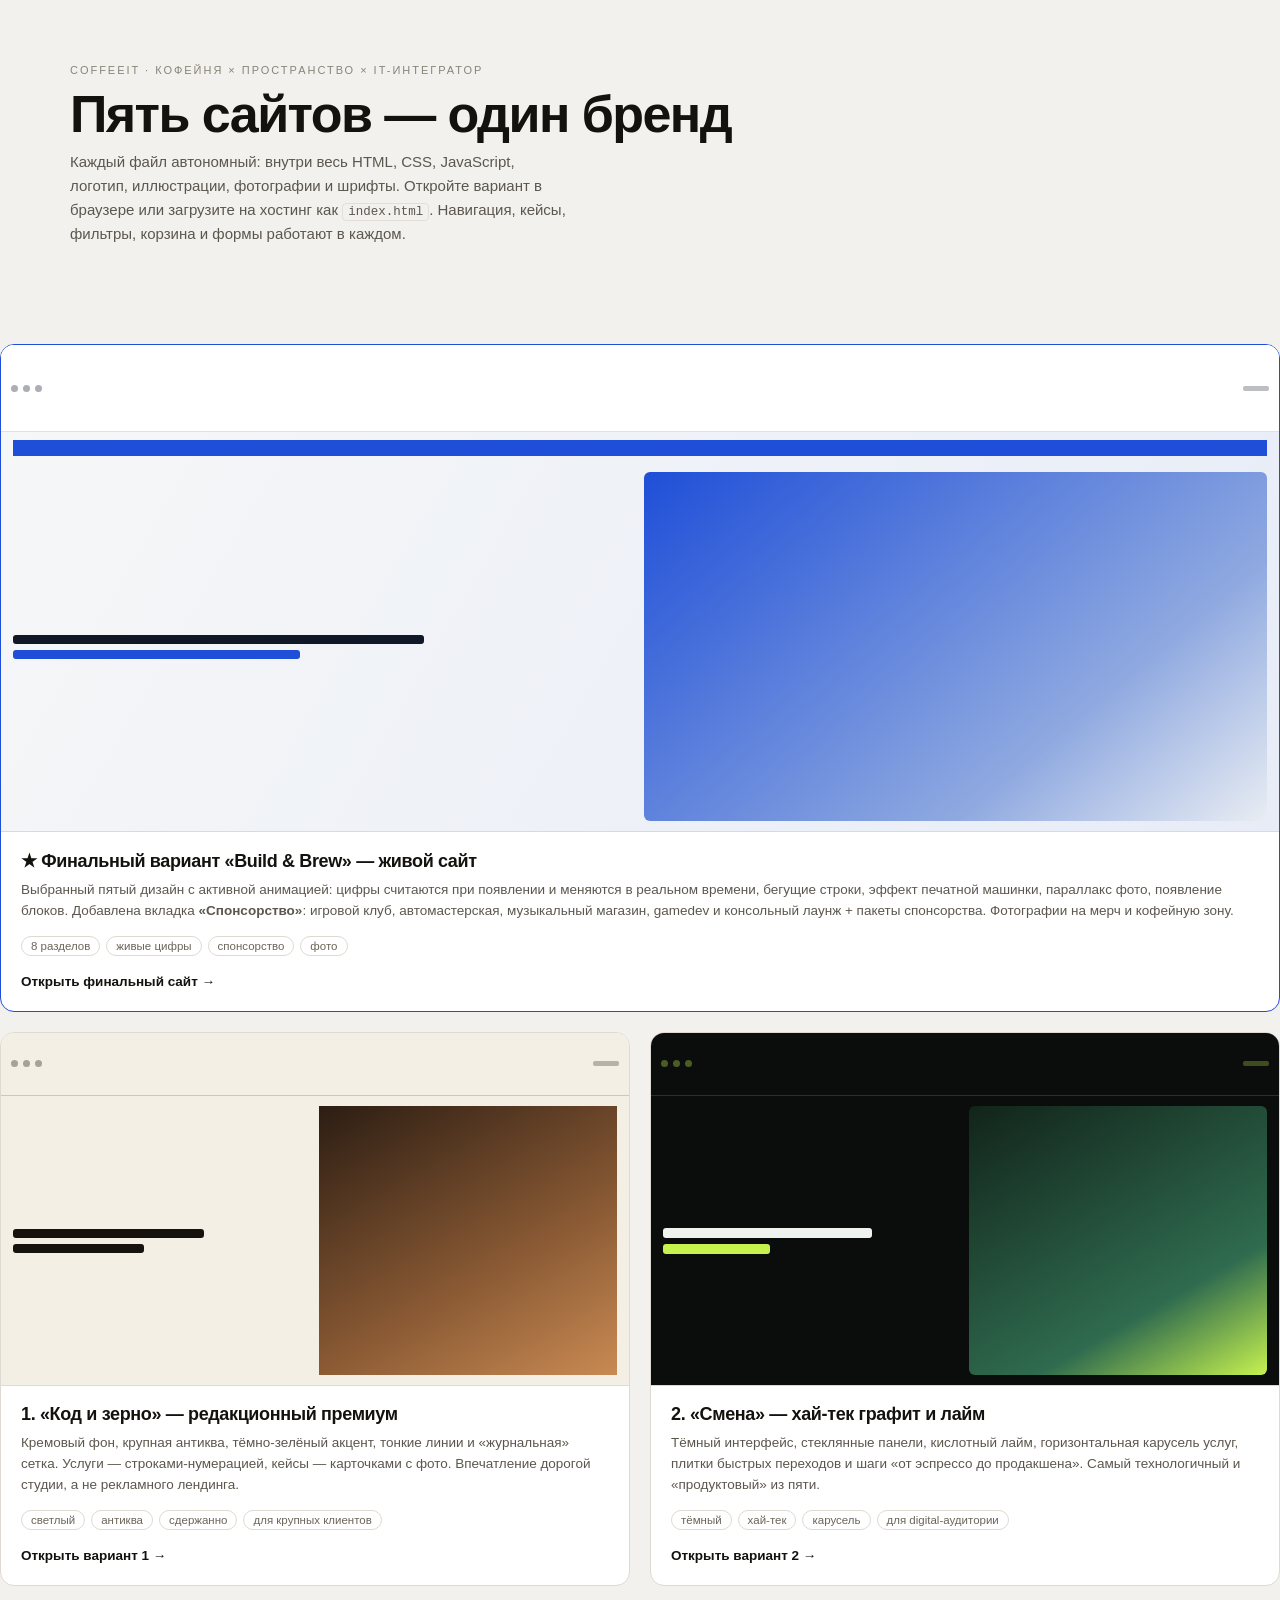
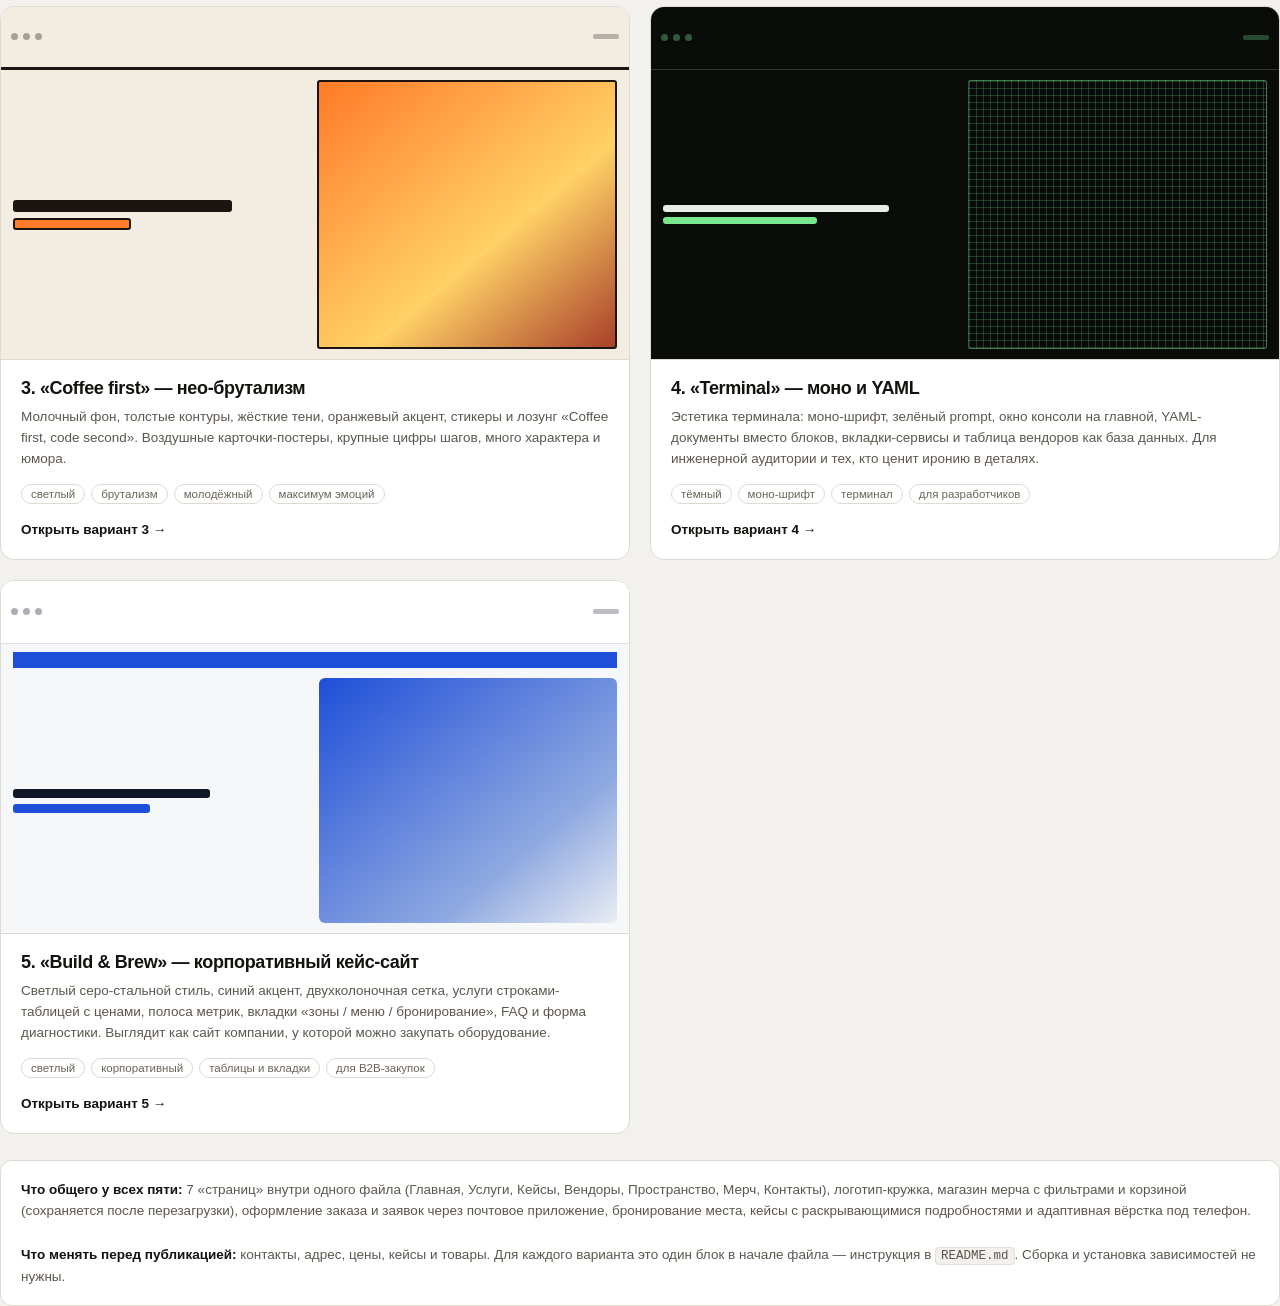
<file: index.html>
<!DOCTYPE html>
<html lang="ru">
<head>
<meta charset="utf-8">
<meta name="viewport" content="width=device-width, initial-scale=1">
<title>coffeeIT — 5 вариантов сайта</title>
<style>
  *{box-sizing:border-box}
  body{margin:0;background:#f2f1ee;color:#14120f;font-family:-apple-system,"Segoe UI",Roboto,Arial,sans-serif;-webkit-font-smoothing:antialiased}
  .wrap{max-width:1180px;margin:0 auto;padding:clamp(28px,5vw,64px) 20px}
  header.top{display:flex;align-items:flex-end;justify-content:space-between;gap:24px;flex-wrap:wrap;margin-bottom:34px}
  h1{font-size:clamp(28px,4.6vw,52px);line-height:1;letter-spacing:-.03em;margin:0 0 10px}
  .lead{max-width:60ch;font-size:15px;line-height:1.6;color:#5c574e;margin:0}
  .tag{font-size:11px;letter-spacing:.18em;text-transform:uppercase;color:#8a8377;display:block;margin-bottom:12px}
  .grid{display:grid;grid-template-columns:repeat(2,1fr);gap:20px}
  .card{background:#fff;border:1px solid #dedad2;border-radius:14px;overflow:hidden;display:flex;flex-direction:column;text-decoration:none;color:inherit;transition:.18s}
  .card:hover{box-shadow:0 18px 44px rgba(20,18,15,.12);transform:translateY(-3px)}
  .prev{aspect-ratio:16/9;position:relative;overflow:hidden;border-bottom:1px solid #dedad2}
  .body{padding:18px 20px 22px;display:grid;gap:8px}
  .body h2{font-size:18px;margin:0;letter-spacing:-.02em}
  .body p{font-size:13.5px;line-height:1.55;color:#5c574e;margin:0}
  .meta{display:flex;flex-wrap:wrap;gap:6px;margin-top:6px}
  .meta span{font-size:11.5px;border:1px solid #dedad2;border-radius:999px;padding:3px 9px;color:#6b655a}
  .cta{margin-top:10px;font-size:13.5px;font-weight:600}
  /* мини-превью */
  .mock{position:absolute;inset:0;display:flex;flex-direction:column}
  .mock .bar{height:18%;display:flex;align-items:center;gap:5px;padding:0 10px}
  .mock .bar i{width:7px;height:7px;border-radius:50%;background:currentColor;opacity:.35;display:block}
  .mock .bar u{width:26px;height:5px;border-radius:2px;background:currentColor;opacity:.28;display:block;margin-left:auto}
  .mock .stage{flex:1;display:flex;gap:8px;padding:10px 12px}
  .mock .stage>div{flex:1;border-radius:3px;min-width:0}
  .mock .h1,.mock .h2{flex:none!important;border-radius:3px!important}
  /* v1 */
  .m1{background:#f4efe4;color:#16130f}
  .m1 .bar{border-bottom:1px solid rgba(22,19,15,.18)}
  .m1 .h1{background:#16130f;height:9px;width:64%;border-radius:0}
  .m1 .h2{background:#16130f;height:9px;width:44%;margin-top:6px}
  .m1 .ph{background:linear-gradient(150deg,#2c1d13,#8a5a34 60%,#c98a53);border-radius:0!important}
  .col{display:flex;flex-direction:column;justify-content:center}
  /* v2 */
  .m2{background:#0b0d0c;color:#c6f24e}
  .m2 .bar{border-bottom:1px solid rgba(255,255,255,.14)}
  .m2 .h1{background:#eef3ee;height:10px;width:70%;border-radius:2px}
  .m2 .h2{background:#c6f24e;height:10px;width:36%;margin-top:6px;border-radius:2px}
  .m2 .ph{background:linear-gradient(150deg,#12241a,#2f6b4f 70%,#c6f24e);border-radius:6px!important}
  /* v3 */
  .m3{background:#f3ece0;color:#1b1410}
  .m3 .bar{border-bottom:3px solid #1b1410}
  .m3 .h1{background:#1b1410;height:12px;width:74%}
  .m3 .h2{background:#ff7a29;border:2px solid #1b1410;height:12px;width:40%;margin-top:6px}
  .m3 .ph{background:linear-gradient(140deg,#ff7a29,#ffd166 60%,#a8402a);border:2px solid #1b1410}
  /* v4 */
  .m4{background:#0a0c0a;color:#7ae78f}
  .m4 .bar{border-bottom:1px solid rgba(233,236,233,.18);font-size:8px}
  .m4 .h1{background:#e9ece9;height:7px;width:76%;border-radius:0}
  .m4 .h2{background:#7ae78f;height:7px;width:52%;margin-top:5px}
  .m4 .ph{background:repeating-linear-gradient(0deg,rgba(122,231,143,.22) 0 1px,transparent 1px 7px),repeating-linear-gradient(90deg,rgba(122,231,143,.22) 0 1px,transparent 1px 7px),#080b09;border:1px solid rgba(122,231,143,.35)}
  /* v5 */
  .m5{background:#f6f7f8;color:#101828}
  .m5 .bar{background:#fff;border-bottom:1px solid #dde2e9}
  .m5 .h1{background:#101828;height:9px;width:66%}
  .m5 .h2{background:#1f4fd8;height:9px;width:46%;margin-top:6px}
  .m5 .ph{background:linear-gradient(140deg,#1f4fd8,#8fa9e0 70%,#e9edf3);border-radius:6px!important}
  .m5 .bars{background:#1f4fd8;height:16px;border-radius:0!important;margin:8px 12px 0}
  .note{background:#fff;border:1px solid #dedad2;border-radius:12px;padding:18px 20px;margin-top:26px;font-size:13.5px;line-height:1.6;color:#5c574e}
  .note b{color:#14120f}
  code{background:#f2f1ee;border:1px solid #e3dfd7;border-radius:4px;padding:1px 5px;font-size:12.5px}
  @media (max-width:820px){.grid{grid-template-columns:1fr}}
</style>
</head>
<body>
<div class="wrap">
  <header class="top">
    <div>
      <span class="tag">coffeeIT · кофейня × пространство × IT-интегратор</span>
      <h1>Пять сайтов — один бренд</h1>
      <p class="lead">Каждый файл автономный: внутри весь HTML, CSS, JavaScript, логотип, иллюстрации, фотографии и шрифты. Откройте вариант в браузере или загрузите на хостинг как <code>index.html</code>. Навигация, кейсы, фильтры, корзина и формы работают в каждом.</p>
    </div>
  </div>

  <div class="grid">

    <a class="card" href="coffeeit-live.html" style="grid-column:1/-1;border-color:#1f4fd8">
      <div class="prev" style="aspect-ratio:21/8">
        <div class="mock m5" style="background:linear-gradient(120deg,#f6f7f8,#e7ecf7)">
          <div class="bar"><i></i><i></i><i></i><u></u></div>
          <div class="bars"></div>
          <div class="stage" style="padding-top:16px">
            <div class="col"><div class="h1"></div><div class="h2"></div></div>
            <div class="ph"></div>
          </div>
        </div>
      </div>
      <div class="body">
        <h2>★ Финальный вариант «Build &amp; Brew» — живой сайт</h2>
        <p>Выбранный пятый дизайн с активной анимацией: цифры считаются при появлении и меняются в реальном времени, бегущие строки, эффект печатной машинки, параллакс фото, появление блоков. Добавлена вкладка <b>«Спонсорство»</b>: игровой клуб, автомастерская, музыкальный магазин, gamedev и консольный лаунж + пакеты спонсорства. Фотографии на мерч и кофейную зону.</p>
        <div class="meta"><span>8 разделов</span><span>живые цифры</span><span>спонсорство</span><span>фото</span></div>
        <div class="cta">Открыть финальный сайт →</div>
      </div>
    </a>

    <a class="card" href="coffeeit-v1.html">
      <div class="prev">
        <div class="mock m1">
          <div class="bar"><i></i><i></i><i></i><u></u></div>
          <div class="stage">
            <div class="col"><div class="h1"></div><div class="h2"></div></div>
            <div class="ph"></div>
          </div>
        </div>
      </div>
      <div class="body">
        <h2>1. «Код и зерно» — редакционный премиум</h2>
        <p>Кремовый фон, крупная антиква, тёмно-зелёный акцент, тонкие линии и «журнальная» сетка. Услуги — строками-нумерацией, кейсы — карточками с фото. Впечатление дорогой студии, а не рекламного лендинга.</p>
        <div class="meta"><span>светлый</span><span>антиква</span><span>сдержанно</span><span>для крупных клиентов</span></div>
        <div class="cta">Открыть вариант 1 →</div>
      </div>
    </a>

    <a class="card" href="coffeeit-v2.html">
      <div class="prev">
        <div class="mock m2">
          <div class="bar"><i></i><i></i><i></i><u></u></div>
          <div class="stage">
            <div class="col"><div class="h1"></div><div class="h2"></div></div>
            <div class="ph"></div>
          </div>
        </div>
      </div>
      <div class="body">
        <h2>2. «Смена» — хай-тек графит и лайм</h2>
        <p>Тёмный интерфейс, стеклянные панели, кислотный лайм, горизонтальная карусель услуг, плитки быстрых переходов и шаги «от эспрессо до продакшена». Самый технологичный и «продуктовый» из пяти.</p>
        <div class="meta"><span>тёмный</span><span>хай-тек</span><span>карусель</span><span>для digital-аудитории</span></div>
        <div class="cta">Открыть вариант 2 →</div>
      </div>
    </a>

    <a class="card" href="coffeeit-v3.html">
      <div class="prev">
        <div class="mock m3">
          <div class="bar"><i></i><i></i><i></i><u></u></div>
          <div class="stage">
            <div class="col"><div class="h1"></div><div class="h2"></div></div>
            <div class="ph"></div>
          </div>
        </div>
      </div>
      <div class="body">
        <h2>3. «Coffee first» — нео-брутализм</h2>
        <p>Молочный фон, толстые контуры, жёсткие тени, оранжевый акцент, стикеры и лозунг «Coffee first, code second». Воздушные карточки-постеры, крупные цифры шагов, много характера и юмора.</p>
        <div class="meta"><span>светлый</span><span>брутализм</span><span>молодёжный</span><span>максимум эмоций</span></div>
        <div class="cta">Открыть вариант 3 →</div>
      </div>
    </a>

    <a class="card" href="coffeeit-v4.html">
      <div class="prev">
        <div class="mock m4">
          <div class="bar"><i></i><i></i><i></i><u></u></div>
          <div class="stage">
            <div class="col"><div class="h1"></div><div class="h2"></div></div>
            <div class="ph"></div>
          </div>
        </div>
      </div>
      <div class="body">
        <h2>4. «Terminal» — моно и YAML</h2>
        <p>Эстетика терминала: моно-шрифт, зелёный prompt, окно консоли на главной, YAML-документы вместо блоков, вкладки-сервисы и таблица вендоров как база данных. Для инженерной аудитории и тех, кто ценит иронию в деталях.</p>
        <div class="meta"><span>тёмный</span><span>моно-шрифт</span><span>терминал</span><span>для разработчиков</span></div>
        <div class="cta">Открыть вариант 4 →</div>
      </div>
    </a>

    <a class="card" href="coffeeit-v5.html">
      <div class="prev">
        <div class="mock m5">
          <div class="bar"><i></i><i></i><i></i><u></u></div>
          <div class="bars"></div>
          <div class="stage">
            <div class="col"><div class="h1"></div><div class="h2"></div></div>
            <div class="ph"></div>
          </div>
        </div>
      </div>
      <div class="body">
        <h2>5. «Build &amp; Brew» — корпоративный кейс-сайт</h2>
        <p>Светлый серо-стальной стиль, синий акцент, двухколоночная сетка, услуги строками-таблицей с ценами, полоса метрик, вкладки «зоны / меню / бронирование», FAQ и форма диагностики. Выглядит как сайт компании, у которой можно закупать оборудование.</p>
        <div class="meta"><span>светлый</span><span>корпоративный</span><span>таблицы и вкладки</span><span>для B2B-закупок</span></div>
        <div class="cta">Открыть вариант 5 →</div>
      </div>
    </a>

  </div>

  <div class="note">
    <b>Что общего у всех пяти:</b> 7 «страниц» внутри одного файла (Главная, Услуги, Кейсы, Вендоры, Пространство, Мерч, Контакты), логотип-кружка, магазин мерча с фильтрами и корзиной (сохраняется после перезагрузки), оформление заказа и заявок через почтовое приложение, бронирование места, кейсы с раскрывающимися подробностями и адаптивная вёрстка под телефон.<br><br>
    <b>Что менять перед публикацией:</b> контакты, адрес, цены, кейсы и товары. Для каждого варианта это один блок в начале файла — инструкция в <code>README.md</code>. Сборка и установка зависимостей не нужны.
  </div>
</div>
</body>
</html>
</file>
